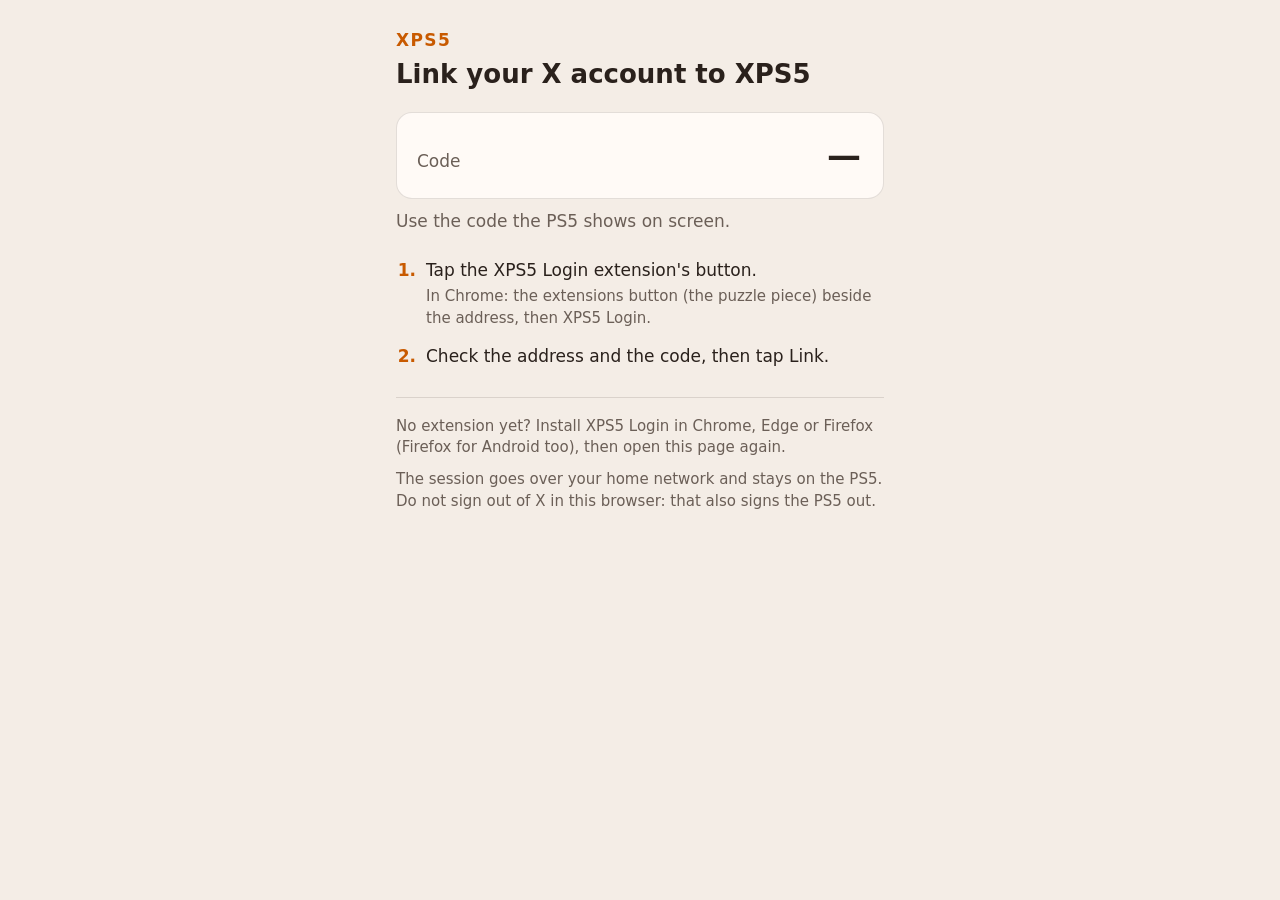
<file: src/linkpage/index.html>
<!doctype html>
<html lang="en">
<head>
  <meta charset="utf-8">
  <meta name="viewport" content="width=device-width, initial-scale=1">
  <meta name="referrer" content="no-referrer">
  <meta name="color-scheme" content="dark light">
  <title>XPS5 Login</title>
  <link rel="stylesheet" href="link.css">
  <script src="link.js" defer></script>
</head>
<body>
  <main>
    <p class="brand">XPS5</p>
    <h1 data-t="title">Link your X account to XPS5</h1>

    <section class="code" aria-labelledby="code-label">
      <span id="code-label" data-t="code">Code</span>
      <strong id="code">&#8212;</strong>
    </section>
    <p id="no-code" class="hint" data-t="noCode" hidden>Use the code the PS5 shows on screen.</p>

    <ol id="steps" class="steps">
      <li><span data-t="step1">Tap the XPS5 Login extension's button.</span> <small id="where"></small></li>
      <li data-t="step2">Check the address and the code, then tap Link.</li>
    </ol>

    <div id="warn" class="warn" role="note" hidden>
      <p id="warn-text"></p>
      <a id="firefox" class="button" hidden data-t="openFirefox">Open in Firefox</a>
    </div>

    <p id="pc" class="pc" hidden><span id="pc-text"></span></p>

    <footer>
      <p data-t="install">No extension yet? Install XPS5 Login in Chrome, Edge or Firefox (Firefox for Android too), then open this page again.</p>
      <p data-t="note">The session goes over your home network and stays on the PS5. Do not sign out of X in this browser: that also signs the PS5 out.</p>
    </footer>
  </main>
</body>
</html>
</file>
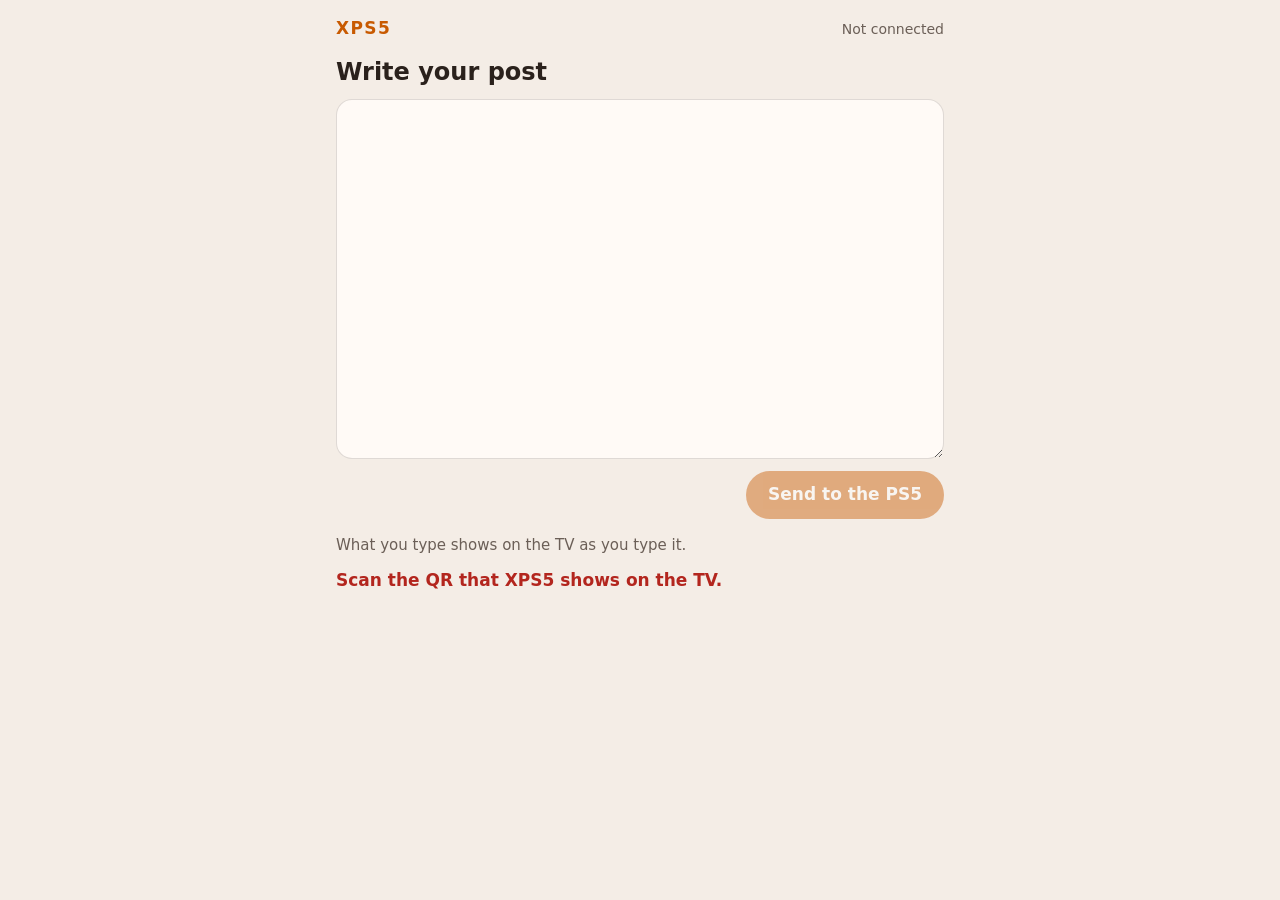
<file: src/phonepage/index.html>
<!doctype html>
<html lang="en">
<head>
  <meta charset="utf-8">
  <meta name="viewport" content="width=device-width, initial-scale=1, viewport-fit=cover">
  <meta name="referrer" content="no-referrer">
  <meta name="color-scheme" content="dark light">
  <title>XPS5</title>
  <link rel="stylesheet" href="phone.css">
  <script src="phone.js" defer></script>
</head>
<body>
  <main>
    <header>
      <p class="brand">XPS5</p>
      <p id="status" class="status" role="status" data-t="connecting">Connecting to the PS5&#8230;</p>
    </header>

    <h1 id="title" data-t="post">Write your post</h1>

    <label class="box" for="text">
      <span class="sr" data-t="field">What you write</span>
      <textarea id="text" rows="8" autocomplete="off" autocapitalize="sentences" spellcheck="true"
                enterkeyhint="send" disabled></textarea>
    </label>

    <div class="row">
      <span id="count" class="count" aria-live="polite"></span>
      <button id="send" type="button" class="send" disabled data-t="send">Send to the PS5</button>
    </div>

    <p class="hint" data-t="hint">What you type shows on the TV as you type it.</p>
    <p id="error" class="error" role="alert" hidden></p>
  </main>
</body>
</html>
</file>
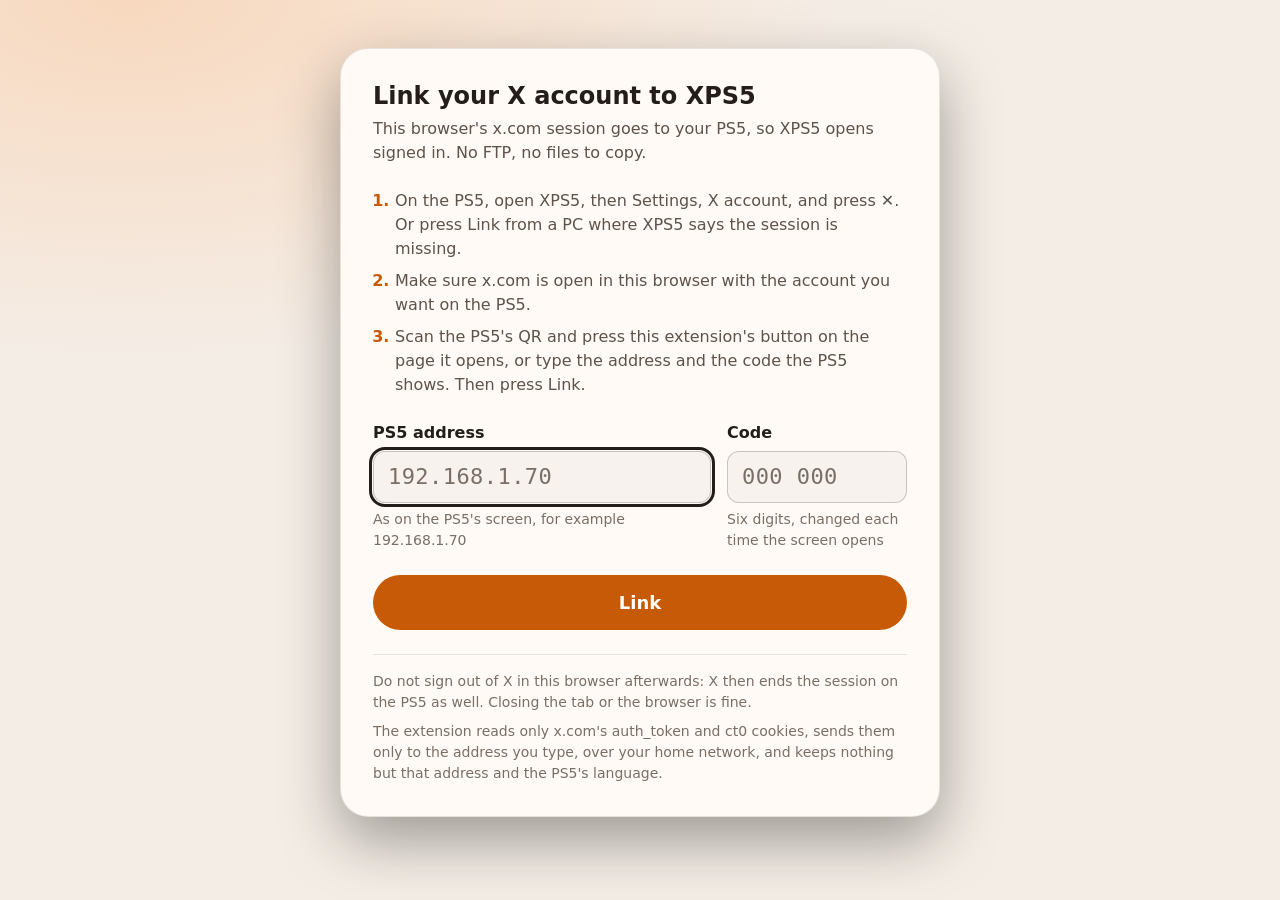
<file: tools/xps5-login-extension/connect.html>
<!doctype html>
<html lang="en">
<head>
  <meta charset="utf-8">
  <meta name="viewport" content="width=device-width, initial-scale=1">
  <title>XPS5 Login</title>
  <link rel="stylesheet" href="connect.css">
  <script src="connect.js" defer></script>
</head>
<body>
  <main class="card">
    <header class="head">
      <h1 data-i18n="title">Link your X account to XPS5</h1>
      <p class="lead" data-i18n="lead">This browser's x.com session goes to your PS5, so XPS5 opens signed in. No FTP, no files to copy.</p>
    </header>

    <ol class="steps">
      <li data-i18n="step1">On the PS5, open XPS5, then Settings, X account, and press ✕. Or press Link from a PC where XPS5 says the session is missing.</li>
      <li data-i18n="step2">Make sure x.com is open in this browser with the account you want on the PS5.</li>
      <li data-i18n="step3">Scan the PS5's QR and press this extension's button on the page it opens, or type the address and the code the PS5 shows. Then press Link.</li>
    </ol>

    <form id="link" novalidate>
      <div class="fields">
        <div class="field">
          <label for="address" data-i18n="addressLabel">PS5 address</label>
          <input id="address" name="address" type="text" inputmode="decimal" autocomplete="off"
                 spellcheck="false" placeholder="192.168.1.70" required aria-describedby="address-hint">
          <p id="address-hint" class="hint" data-i18n="addressHint">As on the PS5's screen, for example 192.168.1.70</p>
        </div>
        <div class="field field-code">
          <label for="code" data-i18n="codeLabel">Code</label>
          <input id="code" name="code" type="text" inputmode="numeric" autocomplete="one-time-code"
                 spellcheck="false" maxlength="7" placeholder="000 000" required aria-describedby="code-hint">
          <p id="code-hint" class="hint" data-i18n="codeHint">Six digits, changed each time the screen opens</p>
        </div>
      </div>
      <button id="send" type="submit">
        <span class="spinner" aria-hidden="true"></span>
        <span id="send-label" data-i18n="send">Link</span>
      </button>
    </form>

    <div id="status" class="status" role="status" aria-live="polite" hidden>
      <span class="mark" aria-hidden="true"></span>
      <p id="status-text"></p>
      <button id="open-x" class="secondary" type="button" hidden data-i18n="openX">Open x.com</button>
    </div>

    <aside class="notes">
      <p data-i18n="noteSignOut">Do not sign out of X in this browser afterwards: X then ends the session on the PS5 as well. Closing the tab or the browser is fine.</p>
      <p data-i18n="notePrivacy">The extension reads only x.com's auth_token and ct0 cookies, sends them only to the address you type, over your home network, and keeps nothing but that address and the PS5's language.</p>
    </aside>
  </main>
</body>
</html>
</file>
<file: src/linkpage/link.css>
/* The colours of XPS5 and of its extension (tools/xps5-login-extension):
   a warm dark glass with an orange accent, and a light version. */
:root {
  color-scheme: dark;
  --bg: #241d19;
  --panel: #382f29;
  --line: rgba(255, 255, 255, 0.12);
  --fg: #f8f5f2;
  --grey: #c8beb6;
  --accent: #f27a1a;
  --on-accent: #ffffff;
  --warn: #ffb020;
  --warn-bg: rgba(255, 176, 32, 0.10);
}

@media (prefers-color-scheme: light) {
  :root:not([data-theme="dark"]) {
    color-scheme: light;
    --bg: #f4ede6;
    --panel: #fffaf6;
    --line: rgba(56, 47, 41, 0.14);
    --fg: #2a211c;
    --grey: #6b5f57;
    --accent: #c85a00;
    --warn: #a86400;
    --warn-bg: rgba(168, 100, 0, 0.08);
  }
}

* { box-sizing: border-box; }

html { -webkit-text-size-adjust: 100%; }

body {
  margin: 0;
  background: var(--bg);
  color: var(--fg);
  font: 17px/1.45 system-ui, -apple-system, "Segoe UI", Roboto, sans-serif;
}

main {
  max-width: 520px;
  margin: 0 auto;
  padding: 28px 16px 40px;
}

.brand {
  margin: 0 0 6px;
  color: var(--accent);
  font-weight: 800;
  letter-spacing: .08em;
}

h1 {
  margin: 0 0 22px;
  font-size: 26px;
  line-height: 1.2;
  overflow-wrap: anywhere;
}

.code {
  display: flex;
  align-items: baseline;
  justify-content: space-between;
  gap: 16px;
  padding: 18px 20px;
  border: 1px solid var(--line);
  border-radius: 16px;
  background: var(--panel);
}

.code span { color: var(--grey); }

.code strong {
  font-size: 34px;
  font-variant-numeric: tabular-nums;
  letter-spacing: .06em;
  white-space: nowrap;
}

.hint, footer p, .steps small { color: var(--grey); }

.hint { margin: 10px 0 0; }

.steps {
  margin: 24px 0 0;
  padding: 0 0 0 26px;
}

.steps li { margin: 0 0 14px; padding-left: 4px; }

.steps li::marker { color: var(--accent); font-weight: 700; }

.steps small {
  display: block;
  margin-top: 4px;
  font-size: 15px;
}

.warn {
  margin: 24px 0 0;
  padding: 16px 18px;
  border: 1px solid var(--warn);
  border-radius: 14px;
  background: var(--warn-bg);
}

.warn p { margin: 0; }

.button {
  display: inline-block;
  min-height: 44px;
  margin-top: 14px;
  padding: 10px 22px;
  border-radius: 999px;
  background: var(--accent);
  color: var(--on-accent);
  font-weight: 700;
  text-decoration: none;
}

.button:focus-visible { outline: 3px solid var(--fg); outline-offset: 3px; }

.pc {
  margin: 20px 0 0;
  overflow-wrap: anywhere;
}

.pc strong { font-variant-numeric: tabular-nums; }

footer {
  margin-top: 28px;
  padding-top: 18px;
  border-top: 1px solid var(--line);
  font-size: 15px;
}

footer p { margin: 0 0 10px; }
</file>
<file: src/phonepage/phone.css>
/* The colours of XPS5 (see src/linkpage/link.css): a warm dark glass with
   an orange accent, and a light version. */
:root {
  color-scheme: dark;
  --bg: #241d19;
  --panel: #382f29;
  --line: rgba(255, 255, 255, 0.14);
  --fg: #f8f5f2;
  --grey: #c8beb6;
  --accent: #f27a1a;
  --on-accent: #ffffff;
  --bad: #ff6b5b;
}

@media (prefers-color-scheme: light) {
  :root {
    color-scheme: light;
    --bg: #f4ede6;
    --panel: #fffaf6;
    --line: rgba(56, 47, 41, 0.16);
    --fg: #2a211c;
    --grey: #6b5f57;
    --accent: #c85a00;
    --bad: #b3261e;
  }
}

* { box-sizing: border-box; }

html { -webkit-text-size-adjust: 100%; }

body {
  margin: 0;
  background: var(--bg);
  color: var(--fg);
  font: 17px/1.45 system-ui, -apple-system, "Segoe UI", Roboto, sans-serif;
}

main {
  max-width: 640px;
  margin: 0 auto;
  padding: max(16px, env(safe-area-inset-top)) 16px max(24px, env(safe-area-inset-bottom));
}

header {
  display: flex;
  align-items: baseline;
  justify-content: space-between;
  gap: 12px;
}

.brand {
  margin: 0;
  font-weight: 800;
  letter-spacing: 0.08em;
  color: var(--accent);
}

.status {
  margin: 0;
  font-size: 14px;
  color: var(--grey);
  text-align: right;
}

.status.on::before {
  content: "";
  display: inline-block;
  width: 8px;
  height: 8px;
  margin-right: 6px;
  border-radius: 50%;
  background: #2fbf71;
  vertical-align: 1px;
}

h1 {
  margin: 16px 0 12px;
  font-size: 24px;
  line-height: 1.25;
}

.box { display: block; }

textarea {
  display: block;
  width: 100%;
  min-height: 40vh;
  padding: 14px 16px;
  border: 1px solid var(--line);
  border-radius: 16px;
  background: var(--panel);
  color: var(--fg);
  font: inherit;
  font-size: 18px;
  resize: vertical;
}

textarea:focus {
  outline: 3px solid var(--accent);
  outline-offset: 1px;
}

.row {
  display: flex;
  align-items: center;
  justify-content: space-between;
  gap: 12px;
  margin-top: 12px;
}

.count {
  font-variant-numeric: tabular-nums;
  color: var(--grey);
}

.count.over { color: var(--bad); font-weight: 700; }

.send {
  min-height: 48px;
  padding: 0 22px;
  border: 0;
  border-radius: 24px;
  background: var(--accent);
  color: var(--on-accent);
  font: inherit;
  font-weight: 700;
}

.send:disabled { opacity: 0.45; }

.send:focus-visible {
  outline: 3px solid var(--fg);
  outline-offset: 2px;
}

.hint {
  margin: 16px 0 0;
  font-size: 15px;
  color: var(--grey);
}

.error {
  margin: 12px 0 0;
  color: var(--bad);
  font-weight: 600;
}

.sr {
  position: absolute;
  width: 1px;
  height: 1px;
  overflow: hidden;
  clip: rect(0 0 0 0);
  white-space: nowrap;
}
</file>
<file: tools/xps5-login-extension/connect.css>
/* The colours of XPS5: a warm dark glass with an orange accent, and a light
   version for browsers in light mode. */
:root {
  color-scheme: dark;
  --bg: #241d19;
  --bg-glow: #4a3426;
  --card: #382f29;
  --card-edge: rgba(255, 255, 255, 0.10);
  --field: rgba(255, 255, 255, 0.07);
  --field-edge: rgba(255, 255, 255, 0.18);
  --text: #f8f5f2;
  --muted: #c8beb6;
  --faint: #a0968e;
  --accent: #f27a1a;
  --accent-hover: #ff9848;
  --on-accent: #ffffff;
  --ok: #00ba7c;
  --error: #ff5a64;
  --focus: #ffffff;
  --radius: 18px;
  --gap: 16px;
}

@media (prefers-color-scheme: light) {
  :root:not([data-theme="dark"]) {
    color-scheme: light;
    --bg: #f4ede6;
    --bg-glow: #f8d9bf;
    --card: #fffaf6;
    --card-edge: rgba(56, 47, 41, 0.12);
    --field: rgba(56, 47, 41, 0.04);
    --field-edge: rgba(56, 47, 41, 0.24);
    --text: #241d19;
    --muted: #5e524a;
    --faint: #7a6e66;
    --accent: #c75a06;
    --accent-hover: #a84a02;
    --ok: #00875a;
    --error: #c4202c;
    --focus: #241d19;
  }
}

* {
  box-sizing: border-box;
}

html,
body {
  margin: 0;
}

body {
  min-height: 100vh;
  padding: 48px 16px;
  background: radial-gradient(1200px 600px at 10% 0%, var(--bg-glow), transparent 60%), var(--bg);
  color: var(--text);
  font: 16px/1.5 "Inter", "Segoe UI", system-ui, -apple-system, sans-serif;
}

.card {
  max-width: 600px;
  margin: 0 auto;
  padding: 32px;
  background: var(--card);
  border: 1px solid var(--card-edge);
  border-radius: 28px;
  box-shadow: 0 24px 60px rgba(0, 0, 0, 0.35);
}

h1 {
  margin: 0 0 6px;
  font-size: 24px;
  line-height: 1.25;
}

.lead {
  margin: 0;
  color: var(--muted);
}

.steps {
  margin: 24px 0;
  padding-left: 22px;
  color: var(--muted);
}

.steps li + li {
  margin-top: 8px;
}

.steps li::marker {
  color: var(--accent);
  font-weight: 700;
}

.fields {
  display: grid;
  grid-template-columns: 1fr 180px;
  gap: var(--gap);
}

.field {
  min-width: 0;
}

label {
  display: block;
  margin-bottom: 6px;
  font-weight: 600;
}

input {
  width: 100%;
  padding: 12px 14px;
  border: 1px solid var(--field-edge);
  border-radius: 12px;
  background: var(--field);
  color: var(--text);
  font: 600 22px/1.2 ui-monospace, "Cascadia Mono", "Consolas", monospace;
  letter-spacing: 0.02em;
}

input::placeholder {
  color: var(--faint);
  font-weight: 400;
}

input[aria-invalid="true"] {
  border-color: var(--error);
}

.hint {
  margin: 6px 0 0;
  color: var(--faint);
  font-size: 14px;
}

button {
  font: inherit;
  cursor: pointer;
}

#send {
  display: inline-flex;
  gap: 10px;
  align-items: center;
  justify-content: center;
  width: 100%;
  margin-top: 24px;
  padding: 14px 24px;
  border: 0;
  border-radius: 999px;
  background: var(--accent);
  color: var(--on-accent);
  font-size: 18px;
  font-weight: 700;
}

#send:hover:not(:disabled) {
  background: var(--accent-hover);
}

#send:disabled {
  cursor: progress;
  opacity: 0.75;
}

.secondary {
  margin-top: 10px;
  padding: 8px 18px;
  border: 1px solid var(--field-edge);
  border-radius: 999px;
  background: transparent;
  color: var(--text);
  font-weight: 600;
}

.secondary:hover {
  background: var(--field);
}

:focus-visible {
  outline: 3px solid var(--focus);
  outline-offset: 3px;
}

input:focus-visible {
  outline-offset: 1px;
}

.spinner {
  display: none;
  width: 18px;
  height: 18px;
  border: 3px solid rgba(255, 255, 255, 0.35);
  border-top-color: var(--on-accent);
  border-radius: 50%;
  animation: spin 0.8s linear infinite;
}

#send[aria-busy="true"] .spinner {
  display: inline-block;
}

.status {
  display: grid;
  grid-template-columns: 22px 1fr;
  column-gap: 12px;
  align-items: start;
  margin-top: 20px;
  padding: 14px 16px;
  border: 1px solid var(--card-edge);
  border-radius: var(--radius);
  background: var(--field);
}

.status[hidden] {
  display: none;
}

.status p {
  margin: 0;
  overflow-wrap: anywhere;
}

.status .secondary {
  grid-column: 2;
  justify-self: start;
}

.mark {
  width: 14px;
  height: 14px;
  margin: 5px 4px;
  border-radius: 50%;
  background: var(--faint);
}

.status[data-kind="busy"] .mark {
  border: 3px solid var(--field-edge);
  border-top-color: var(--accent);
  background: none;
  animation: spin 0.8s linear infinite;
}

.status[data-kind="ok"] {
  border-color: var(--ok);
}

.status[data-kind="ok"] .mark {
  background: var(--ok);
}

.status[data-kind="error"] {
  border-color: var(--error);
}

.status[data-kind="info"] {
  border-color: var(--accent);
}

.status[data-kind="info"] .mark {
  background: var(--accent);
}

.status[data-kind="error"] .mark {
  background: var(--error);
}

.notes {
  margin-top: 24px;
  padding-top: 16px;
  border-top: 1px solid var(--card-edge);
  color: var(--faint);
  font-size: 14px;
}

.notes p {
  margin: 0;
}

.notes p + p {
  margin-top: 8px;
}

@keyframes spin {
  to {
    transform: rotate(360deg);
  }
}

@media (prefers-reduced-motion: reduce) {
  .spinner,
  .status[data-kind="busy"] .mark {
    animation-duration: 2.4s;
  }
}

@media (max-width: 520px) {
  body {
    padding: 16px;
  }

  .card {
    padding: 22px 18px;
    border-radius: 22px;
  }

  .fields {
    grid-template-columns: 1fr;
  }
}
</file>
